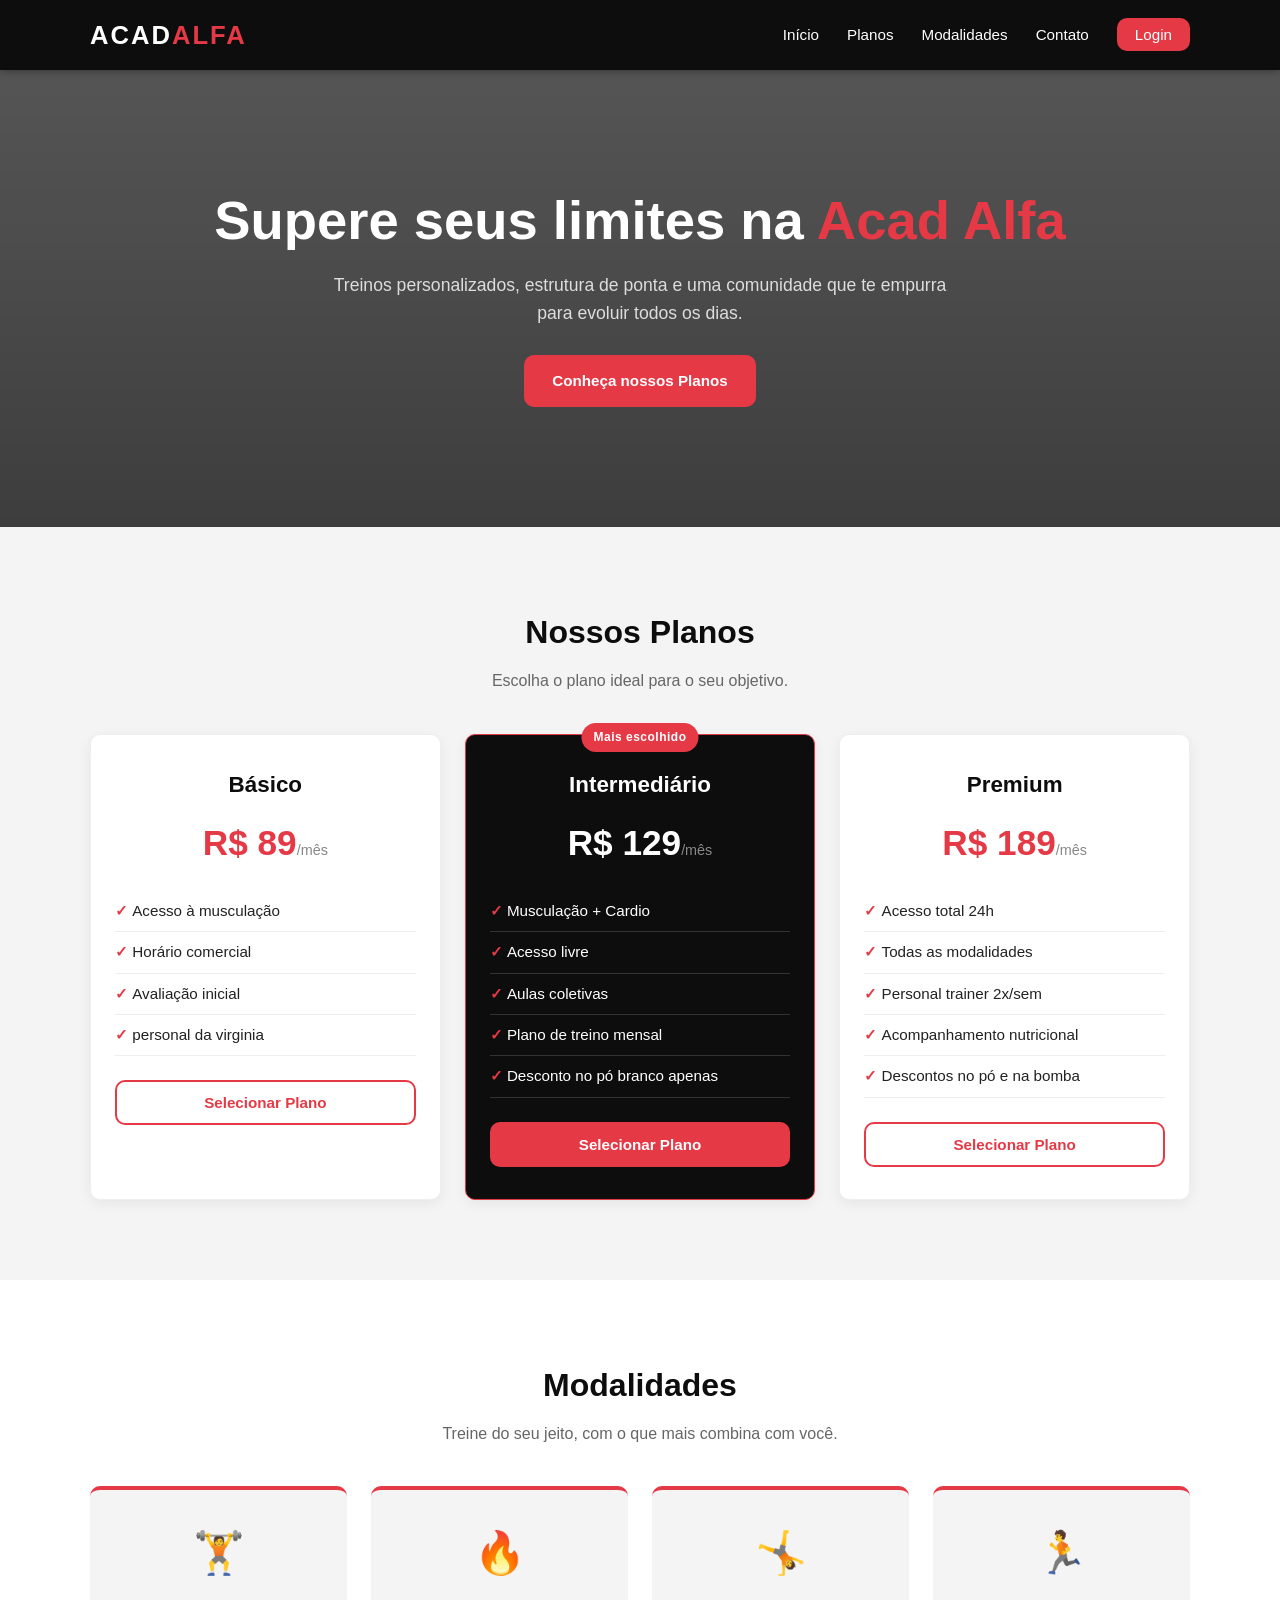
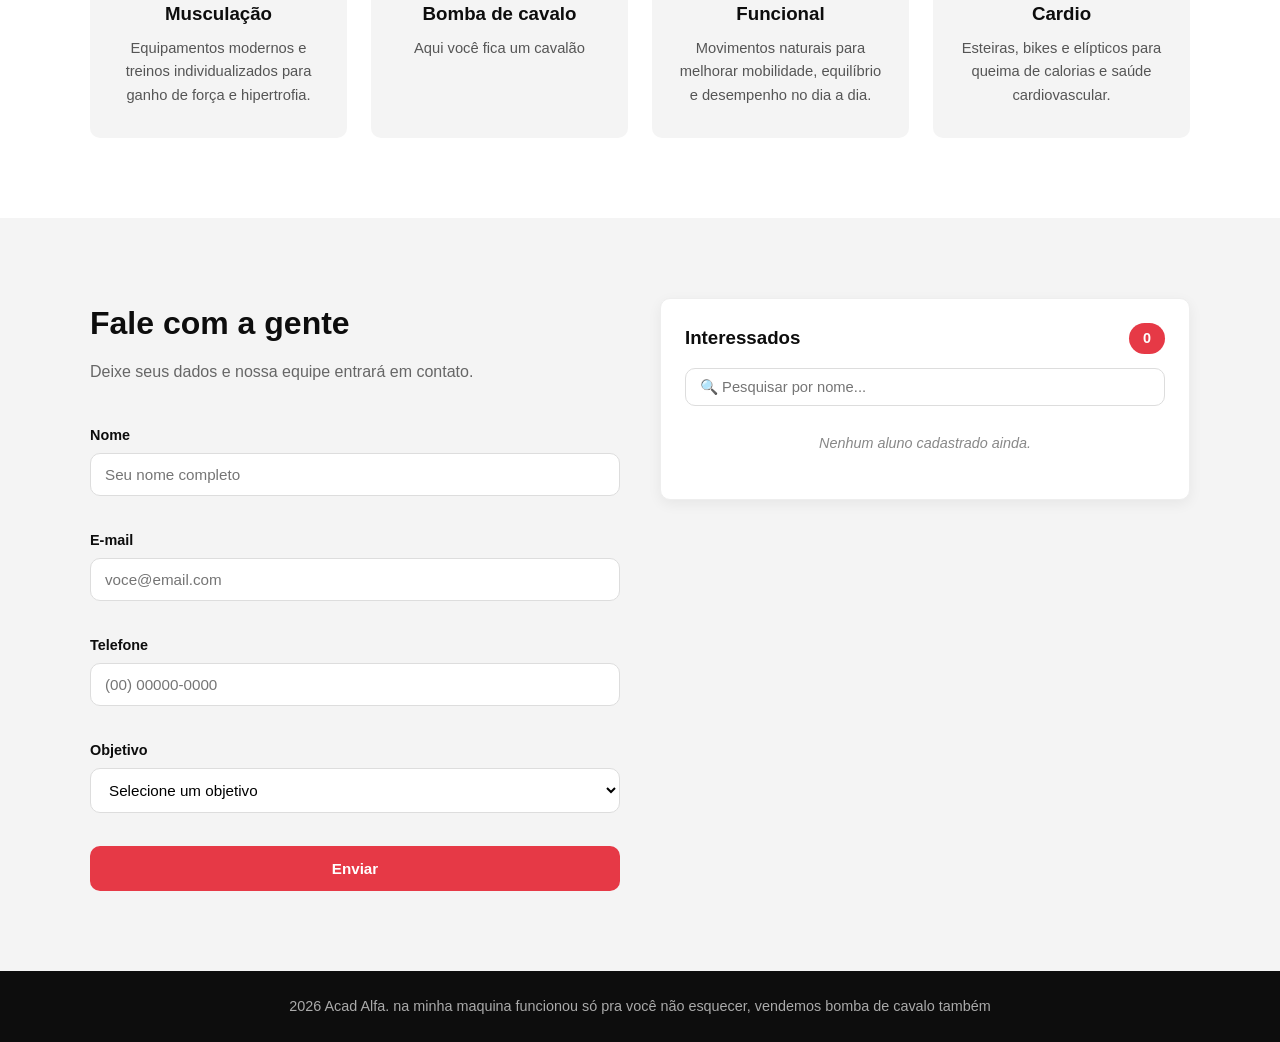
<file: index.html>
<!DOCTYPE html>
<html lang="pt-BR">
<head>
  <meta charset="UTF-8" />
  <meta name="viewport" content="width=device-width, initial-scale=1.0" />
  <title>Acad Alfa - Sua academia, sua evolução</title>
  <meta name="description" content="Acad Alfa: academia com musculação, cross training, funcional e cardio. Conheça nossos planos." />
  <link rel="stylesheet" href="css/style.css" />
</head>
<body>
 
  <header class="header">
    <div class="container header-inner">
      <a href="index.html" class="logo">ACAD<span>ALFA</span></a>

      
      <button class="menu-toggle" id="menuToggle" aria-label="Abrir menu">
        <span></span><span></span><span></span>
      </button>

      <nav class="nav" id="mainNav">
        <ul>
          <li><a href="#inicio">Início</a></li>
          <li><a href="#planos">Planos</a></li>
          <li><a href="#modalidades">Modalidades</a></li>
          <li><a href="#contato">Contato</a></li>
          <li><a href="login.html" class="nav-cta">Login</a></li>
        </ul>
      </nav>
    </div>
  </header>

  <!-- Banner principal -->
  <section class="hero" id="inicio">
        <div class="container hero-content">
             <h1>Supere seus limites na <span class="accent">Acad Alfa</span></h1>
            <p>Treinos personalizados, estrutura de ponta e uma comunidade que te empurra para evoluir todos os dias.</p>
         <a href="#planos" class="btn btn-primary">Conheça nossos Planos</a>
    </div>
  </section>

  <!-- Seção de Planos -->
        <section class="section" id="planos">
     <div class="container">
              <h2 class="section-title">Nossos Planos</h2>
      <p class="section-subtitle">Escolha o plano ideal para o seu objetivo.</p>

      <div class="planos-grid">
               <article class="plano">
          <h3>Básico</h3>
          <p class="preco">R$ 89<span>/mês</span></p>
                <ul>
                <li>Acesso à musculação</li>
               <li>Horário comercial</li>
                <li>Avaliação inicial</li>
                <li>personal da virginia</li>
           </ul>
                <button class="btn btn-outline btn-plano" data-plano="Básico">Selecionar Plano</button>
        </article>

        <article class="plano destaque">
           <span class="badge">Mais escolhido</span>
                  <h3>Intermediário</h3>
                 <p class="preco">R$ 129<span>/mês</span></p>
                 <ul>
                  <li>Musculação + Cardio</li>
                <li>Acesso livre</li>
               <li>Aulas coletivas</li>
               <li>Plano de treino mensal</li>
               <li>Desconto no pó branco apenas</li>
            </ul>
          <button class="btn btn-primary btn-plano" data-plano="Intermediário">Selecionar Plano</button>
        </article>

        <article class="plano">
          <h3>Premium</h3>
          <p class="preco">R$ 189<span>/mês</span></p>
          <ul>
            <li>Acesso total 24h</li>
            <li>Todas as modalidades</li>
            <li>Personal trainer 2x/sem</li>
            <li>Acompanhamento nutricional</li>
            <li>Descontos no pó e na bomba</li>
          </ul>
          <button class="btn btn-outline btn-plano" data-plano="Premium">Selecionar Plano</button>
        </article>
      </div>
    </div>
  </section>

  <!-- Seção de Modalidades -->
  <section class="section section-alt" id="modalidades">
    <div class="container">
      <h2 class="section-title">Modalidades</h2>
      <p class="section-subtitle">Treine do seu jeito, com o que mais combina com você.</p>

      <div class="modalidades-grid">
        <div class="modalidade">
          <div class="icone">🏋️</div>
          <h3>Musculação</h3>
          <p>Equipamentos modernos e treinos individualizados para ganho de força e hipertrofia.</p>
        </div>
        <div class="modalidade">
          <div class="icone">🔥</div>
          <h3>Bomba de cavalo</h3>
          <p>Aqui você fica um cavalão</p>
        </div>
        <div class="modalidade">
          <div class="icone">🤸</div>
          <h3>Funcional</h3>
          <p>Movimentos naturais para melhorar mobilidade, equilíbrio e desempenho no dia a dia.</p>
        </div>
        <div class="modalidade">
          <div class="icone">🏃</div>
          <h3>Cardio</h3>
          <p>Esteiras, bikes e elípticos para queima de calorias e saúde cardiovascular.</p>
        </div>
      </div>
    </div>
  </section>

  <!-- Seção de Contato -->
  <section class="section" id="contato">
    <div class="container contato-wrapper">
      <div>
        <h2 class="section-title left">Fale com a gente</h2>
        <p class="section-subtitle left">Deixe seus dados e nossa equipe entrará em contato.</p>

        <form id="formContato" class="form" novalidate>
                 <div class="form-group">
                  <label for="nome">Nome</label>
                  <input type="text" id="nome" name="nome" placeholder="Seu nome completo" />
            <small class="erro" data-erro="nome"></small>
          </div>

          <div class="form-group">
                   <label for="email">E-mail</label>
            <input type="email" id="email" name="email" placeholder="voce@email.com" />
            <small class="erro" data-erro="email"></small>
          </div>

          <div class="form-group">
                 <label for="telefone">Telefone</label>
                   <input type="tel" id="telefone" name="telefone" placeholder="(00) 00000-0000" />
            <small class="erro" data-erro="telefone"></small>
          </div>

            <div class="form-group">
            <label for="objetivo">Objetivo</label>
                  <select id="objetivo" name="objetivo">
                 <option value="">Selecione um objetivo</option>
                <option>Emagrecimento</option>
                  <option>Hipertrofia</option>
                  <option>Condicionamento</option>
                  <option>Saúde e bem-estar</option>
            </select>
            <small class="erro" data-erro="objetivo"></small>
          </div>

          <button type="submit" class="btn btn-primary">Enviar</button>
          <p id="mensagemSucesso" class="sucesso" hidden>✅ Cadastro realizado com sucesso!</p>
        </form>
      </div>

      <!-- Lista dinâmica de interessados -->
      <aside class="lista-card">
         <div class="lista-header">
              <h3>Interessados</h3>
             <span class="contador" id="contador">0</span>
        </div>

        <input
                   type="text"
                   id="pesquisa"
                  class="pesquisa"
                placeholder="🔍 Pesquisar por nome..."
        />

        <ul id="listaAlunos" class="lista-alunos">
          <li class="vazio">Nenhum aluno cadastrado ainda.</li>
        </ul>
      </aside>
    </div>
  </section>

  <!-- Rodapé -->
  <footer class="footer">
    <div class="container">
      <p><span id="ano"></span> Acad Alfa. na minha maquina funcionou só pra você não esquecer, vendemos bomba de cavalo também</p>
    </div>
  </footer>

  <script src="js/script.js"></script>
</body>
</html>
</file>
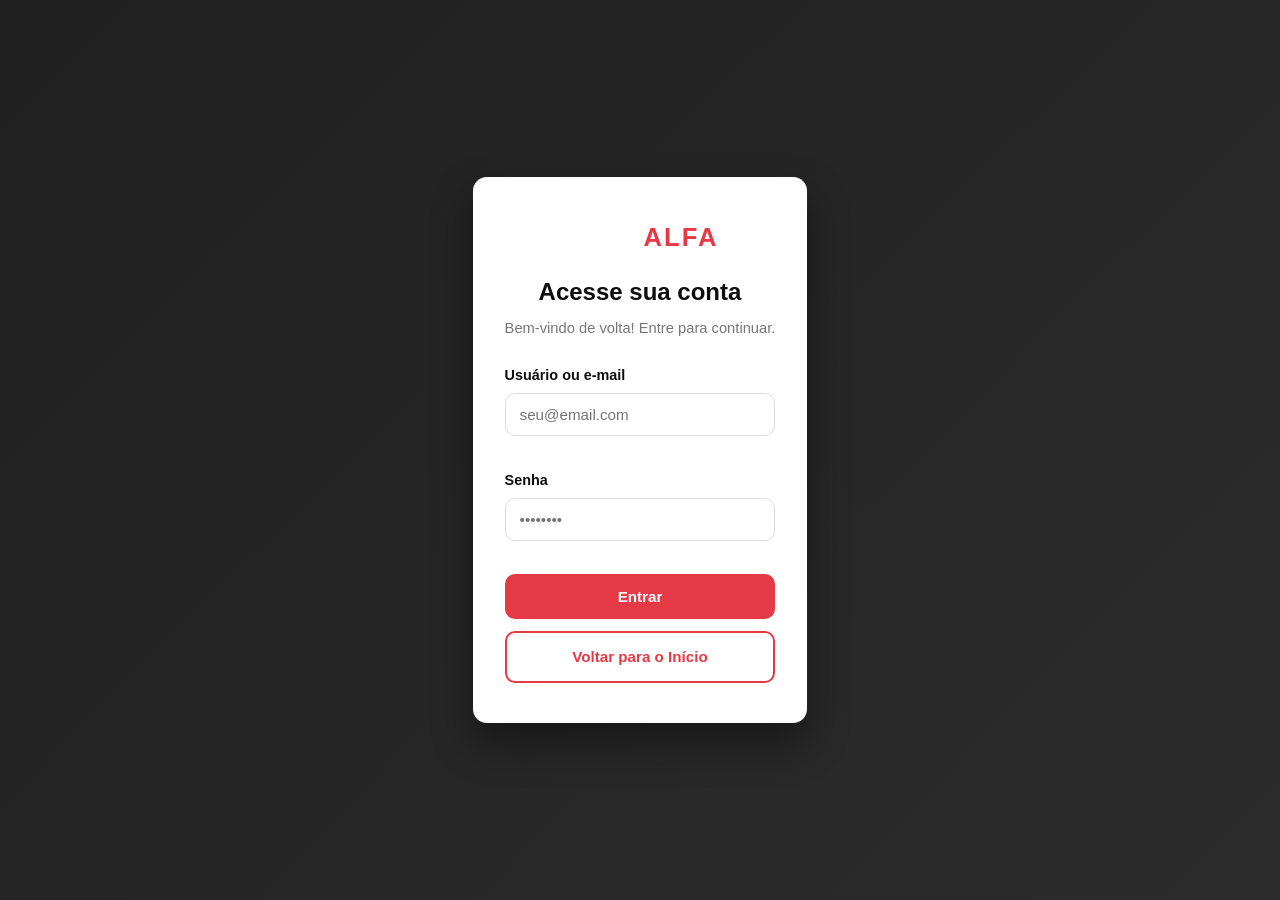
<file: login.html>
<!DOCTYPE html>
<html lang="pt-BR">
<head>
  <meta charset="UTF-8" />
  <meta name="viewport" content="width=device-width, initial-scale=1.0" />
  <title>Login - Acad Alfa</title>
  <link rel="stylesheet" href="css/style.css" />
</head>
<body class="login-body">
  <main class="login-wrapper">
    <div class="login-card">
      <a href="index.html" class="logo logo-center">ACAD<span>ALFA</span></a>
      <h1>Acesse sua conta</h1>
      <p class="login-sub">Bem-vindo de volta! Entre para continuar.</p>

      <form id="formLogin" class="form" novalidate>
        <div class="form-group">
          <label for="usuario">Usuário ou e-mail</label>
          <input type="text" id="usuario" name="usuario" placeholder="seu@email.com" />
          <small class="erro" data-erro="usuario"></small>
        </div>

        <div class="form-group">
          <label for="senha">Senha</label>
          <input type="password" id="senha" name="senha" placeholder="••••••••" />
          <small class="erro" data-erro="senha"></small>
        </div>

        <button type="submit" class="btn btn-primary full">Entrar</button>
        <p id="loginMsg" class="sucesso" hidden></p>
      </form>

      <a href="index.html" class="btn btn-outline full mt">Voltar para o Início</a>
    </div>
  </main>

  <script src="js/script.js"></script>
</body>
</html>
</file>
<file: css/style.css>
/* Reset básico */
* {
  margin: 0;
  padding: 0;
  box-sizing: border-box;
}

:root {
  --preto: #0d0d0d;
  --cinza-escuro: #1a1a1a;
  --cinza: #2a2a2a;
  --cinza-claro: #f4f4f4;
  --texto: #e8e8e8;
  --vermelho: #e63946;
  --vermelho-hover: #c92c38;
  --branco: #ffffff;
  --borda: #333;
  --radius: 10px;
  --transicao: 0.25s ease;
}

html { scroll-behavior: smooth; }

body {
  font-family: 'Segoe UI', Tahoma, Geneva, Verdana, sans-serif;
  background: var(--cinza-claro);
  color: #222;
  line-height: 1.6;
}

.container {
  width: 100%;
  max-width: 1140px;
  margin: 0 auto;
  padding: 0 20px;
}

/*  HEADER */
.header {
  background: var(--preto);
  color: var(--branco);
  position: sticky;
  top: 0;
  z-index: 100;
  box-shadow: 0 2px 8px rgba(0,0,0,0.3);
}

.header-inner {
  display: flex;
  align-items: center;
  justify-content: space-between;
  height: 70px;
}

.logo {
  font-size: 1.6rem;
  font-weight: 800;
  letter-spacing: 2px;
  color: var(--branco);
  text-decoration: none;
}
.logo span { color: var(--vermelho); }
.logo-center { display: block; text-align: center; margin-bottom: 15px; }

.nav ul {
  display: flex;
  gap: 28px;
  list-style: none;
}
.nav a {
  color: var(--branco);
  text-decoration: none;
  font-weight: 500;
  font-size: 0.95rem;
  transition: color var(--transicao);
}
.nav a:hover { color: var(--vermelho); }

.nav-cta {
  background: var(--vermelho);
  padding: 8px 18px;
  border-radius: var(--radius);
  transition: background var(--transicao);
}
.nav-cta:hover { background: var(--vermelho-hover); color: var(--branco) !important; }

.menu-toggle {
  display: none;
  background: none;
  border: 0;
  cursor: pointer;
  flex-direction: column;
  gap: 5px;
}
.menu-toggle span {
  width: 26px;
  height: 3px;
  background: var(--branco);
  border-radius: 2px;
}

/*  HERO  */
.hero {
  background:
    linear-gradient(rgba(0,0,0,0.65), rgba(0,0,0,0.75)),
    url('https://images.unsplash.com/photo-1534438327276-14e5300c3a48?auto=format&fit=crop&w=1600&q=80') center/cover no-repeat;
  color: var(--branco);
  padding: 120px 0;
  text-align: center;
}
.hero-content h1 {
  font-size: clamp(2rem, 5vw, 3.4rem);
  font-weight: 800;
  margin-bottom: 18px;
  line-height: 1.15;
}
.hero-content .accent { color: var(--vermelho); }
.hero-content p {
  max-width: 640px;
  margin: 0 auto 28px;
  font-size: 1.1rem;
  color: #ddd;
}

/*  BOTÕES  */
.btn {
  display: inline-block;
  padding: 12px 26px;
  border-radius: var(--radius);
  border: 2px solid transparent;
  font-weight: 600;
  font-size: 0.95rem;
  text-decoration: none;
  cursor: pointer;
  transition: all var(--transicao);
}
.btn-primary {
  background: var(--vermelho);
  color: var(--branco);
}
.btn-primary:hover {
  background: var(--vermelho-hover);
  transform: translateY(-2px);
}
.btn-outline {
  background: transparent;
  color: var(--vermelho);
  border-color: var(--vermelho);
}
.btn-outline:hover {
  background: var(--vermelho);
  color: var(--branco);
}
.full { width: 100%; text-align: center; }
.mt { margin-top: 12px; }

/*  SEÇÕES  */
.section { padding: 80px 0; }
.section-alt { background: var(--branco); }

.section-title {
  font-size: 2rem;
  text-align: center;
  color: var(--preto);
  margin-bottom: 10px;
}
.section-title.left { text-align: left; }

.section-subtitle {
  text-align: center;
  color: #666;
  margin-bottom: 40px;
}
.section-subtitle.left { text-align: left; }

/* PLANOS */
.planos-grid {
  display: grid;
  grid-template-columns: repeat(auto-fit, minmax(260px, 1fr));
  gap: 24px;
}
.plano {
  background: var(--branco);
  border-radius: var(--radius);
  padding: 32px 24px;
  text-align: center;
  box-shadow: 0 4px 14px rgba(0,0,0,0.06);
  border: 1px solid #eee;
  transition: transform var(--transicao), box-shadow var(--transicao);
  position: relative;
}
.plano:hover {
  transform: translateY(-6px);
  box-shadow: 0 10px 24px rgba(0,0,0,0.1);
}
.plano.destaque {
  background: var(--preto);
  color: var(--branco);
  border-color: var(--vermelho);
}
.plano.destaque h3,
.plano.destaque .preco { color: var(--branco); }
.plano.destaque ul li { border-bottom-color: #333; }

.badge {
  position: absolute;
  top: -12px;
  left: 50%;
  transform: translateX(-50%);
  background: var(--vermelho);
  color: var(--branco);
  font-size: 0.75rem;
  padding: 5px 12px;
  border-radius: 20px;
  font-weight: 600;
  letter-spacing: 0.5px;
}

.plano h3 {
  font-size: 1.4rem;
  margin-bottom: 12px;
  color: var(--preto);
}
.preco {
  font-size: 2.2rem;
  font-weight: 800;
  color: var(--vermelho);
  margin-bottom: 20px;
}
.preco span {
  font-size: 0.9rem;
  color: #888;
  font-weight: 500;
}
.plano ul {
  list-style: none;
  margin-bottom: 24px;
  text-align: left;
}
.plano ul li {
  padding: 8px 0;
  border-bottom: 1px solid #eee;
  font-size: 0.95rem;
}
.plano ul li::before { content: "✓ "; color: var(--vermelho); font-weight: bold; }
.btn-plano { width: 100%; }

/* MODALIDADES  */
.modalidades-grid {
  display: grid;
  grid-template-columns: repeat(auto-fit, minmax(220px, 1fr));
  gap: 24px;
}
.modalidade {
  background: var(--cinza-claro);
  padding: 30px 22px;
  border-radius: var(--radius);
  text-align: center;
  transition: transform var(--transicao);
  border-top: 4px solid var(--vermelho);
}
.modalidade:hover { transform: translateY(-5px); }
.modalidade .icone { font-size: 2.6rem; margin-bottom: 12px; }
.modalidade h3 { color: var(--preto); margin-bottom: 8px; }
.modalidade p { color: #555; font-size: 0.92rem; }

/* CONTATO */
.contato-wrapper {
  display: grid;
  grid-template-columns: 1fr 1fr;
  gap: 40px;
  align-items: start;
}

.form { display: flex; flex-direction: column; gap: 16px; }
.form-group { display: flex; flex-direction: column; }
.form-group label {
  font-weight: 600;
  margin-bottom: 6px;
  color: var(--preto);
  font-size: 0.9rem;
}
.form-group input,
.form-group select {
  padding: 12px 14px;
  border: 1.5px solid #ddd;
  border-radius: var(--radius);
  font-size: 0.95rem;
  background: var(--branco);
  transition: border var(--transicao), box-shadow var(--transicao);
  font-family: inherit;
}
.form-group input:focus,
.form-group select:focus {
  outline: none;
  border-color: var(--vermelho);
  box-shadow: 0 0 0 3px rgba(230,57,70,0.15);
}
.form-group input.invalido,
.form-group select.invalido { border-color: var(--vermelho); }

.erro {
  color: var(--vermelho);
  font-size: 0.8rem;
  margin-top: 4px;
  min-height: 1em;
}
.sucesso {
  background: #e6f7ec;
  color: #1b7a3b;
  padding: 10px 14px;
  border-radius: var(--radius);
  font-size: 0.92rem;
  text-align: center;
}

/* Lista de interessados */
.lista-card {
  background: var(--branco);
  border-radius: var(--radius);
  padding: 24px;
  box-shadow: 0 4px 14px rgba(0,0,0,0.06);
  border: 1px solid #eee;
}
.lista-header {
  display: flex;
  justify-content: space-between;
  align-items: center;
  margin-bottom: 14px;
}
.lista-header h3 { color: var(--preto); }
.contador {
  background: var(--vermelho);
  color: var(--branco);
  font-weight: 700;
  padding: 4px 12px;
  border-radius: 20px;
  font-size: 0.9rem;
  min-width: 36px;
  text-align: center;
}
.pesquisa {
  width: 100%;
  padding: 10px 14px;
  border: 1.5px solid #ddd;
  border-radius: var(--radius);
  margin-bottom: 14px;
  font-size: 0.92rem;
  font-family: inherit;
}
.pesquisa:focus { outline: none; border-color: var(--vermelho); }

.lista-alunos { list-style: none; max-height: 360px; overflow-y: auto; }
.lista-alunos li {
  background: var(--cinza-claro);
  padding: 12px 14px;
  border-radius: 8px;
  margin-bottom: 8px;
  display: flex;
  justify-content: space-between;
  align-items: center;
  font-size: 0.9rem;
  animation: fadeIn 0.3s ease;
}
.lista-alunos li.vazio {
  justify-content: center;
  color: #888;
  font-style: italic;
  background: transparent;
}
.aluno-info strong { display: block; color: var(--preto); }
.aluno-info small { color: #666; }
.remover {
  background: transparent;
  border: 0;
  color: var(--vermelho);
  cursor: pointer;
  font-size: 1.1rem;
  padding: 4px 8px;
  border-radius: 6px;
  transition: background var(--transicao);
}
.remover:hover { background: rgba(230,57,70,0.1); }

@keyframes fadeIn {
  from { opacity: 0; transform: translateY(-4px); }
  to { opacity: 1; transform: translateY(0); }
}

/*  FOOTER  */
.footer {
  background: var(--preto);
  color: #aaa;
  text-align: center;
  padding: 24px 0;
  font-size: 0.9rem;
}

/* LOGIN  */
.login-body {
  min-height: 100vh;
  background:
    linear-gradient(135deg, rgba(13,13,13,0.92), rgba(26,26,26,0.92)),
    url('https://images.unsplash.com/photo-1517836357463-d25dfeac3438?auto=format&fit=crop&w=1600&q=80') center/cover no-repeat;
  display: flex;
  align-items: center;
  justify-content: center;
  padding: 30px 20px;
}
.login-card {
  background: var(--branco);
  width: 100%;
  max-width: 420px;
  padding: 40px 32px;
  border-radius: 14px;
  box-shadow: 0 20px 40px rgba(0,0,0,0.4);
}
.login-card h1 {
  font-size: 1.5rem;
  text-align: center;
  color: var(--preto);
  margin-bottom: 6px;
}
.login-sub { text-align: center; color: #777; margin-bottom: 24px; font-size: 0.92rem; }

/* RESPONSIVO  */
@media (max-width: 820px) {
  .contato-wrapper { grid-template-columns: 1fr; }
}

@media (max-width: 720px) {
  .menu-toggle { display: flex; }

  .nav {
    position: absolute;
    top: 70px;
    left: 0;
    right: 0;
    background: var(--preto);
    max-height: 0;
    overflow: hidden;
    transition: max-height 0.3s ease;
  }
  .nav.aberto { max-height: 400px; }
  .nav ul {
    flex-direction: column;
    gap: 0;
    padding: 10px 20px 20px;
  }
  .nav ul li { border-bottom: 1px solid #222; }
  .nav ul li a { display: block; padding: 14px 0; }
  .nav-cta { display: inline-block; margin-top: 8px; }

  .hero { padding: 80px 0; }
  .section { padding: 60px 0; }
}
</file>
